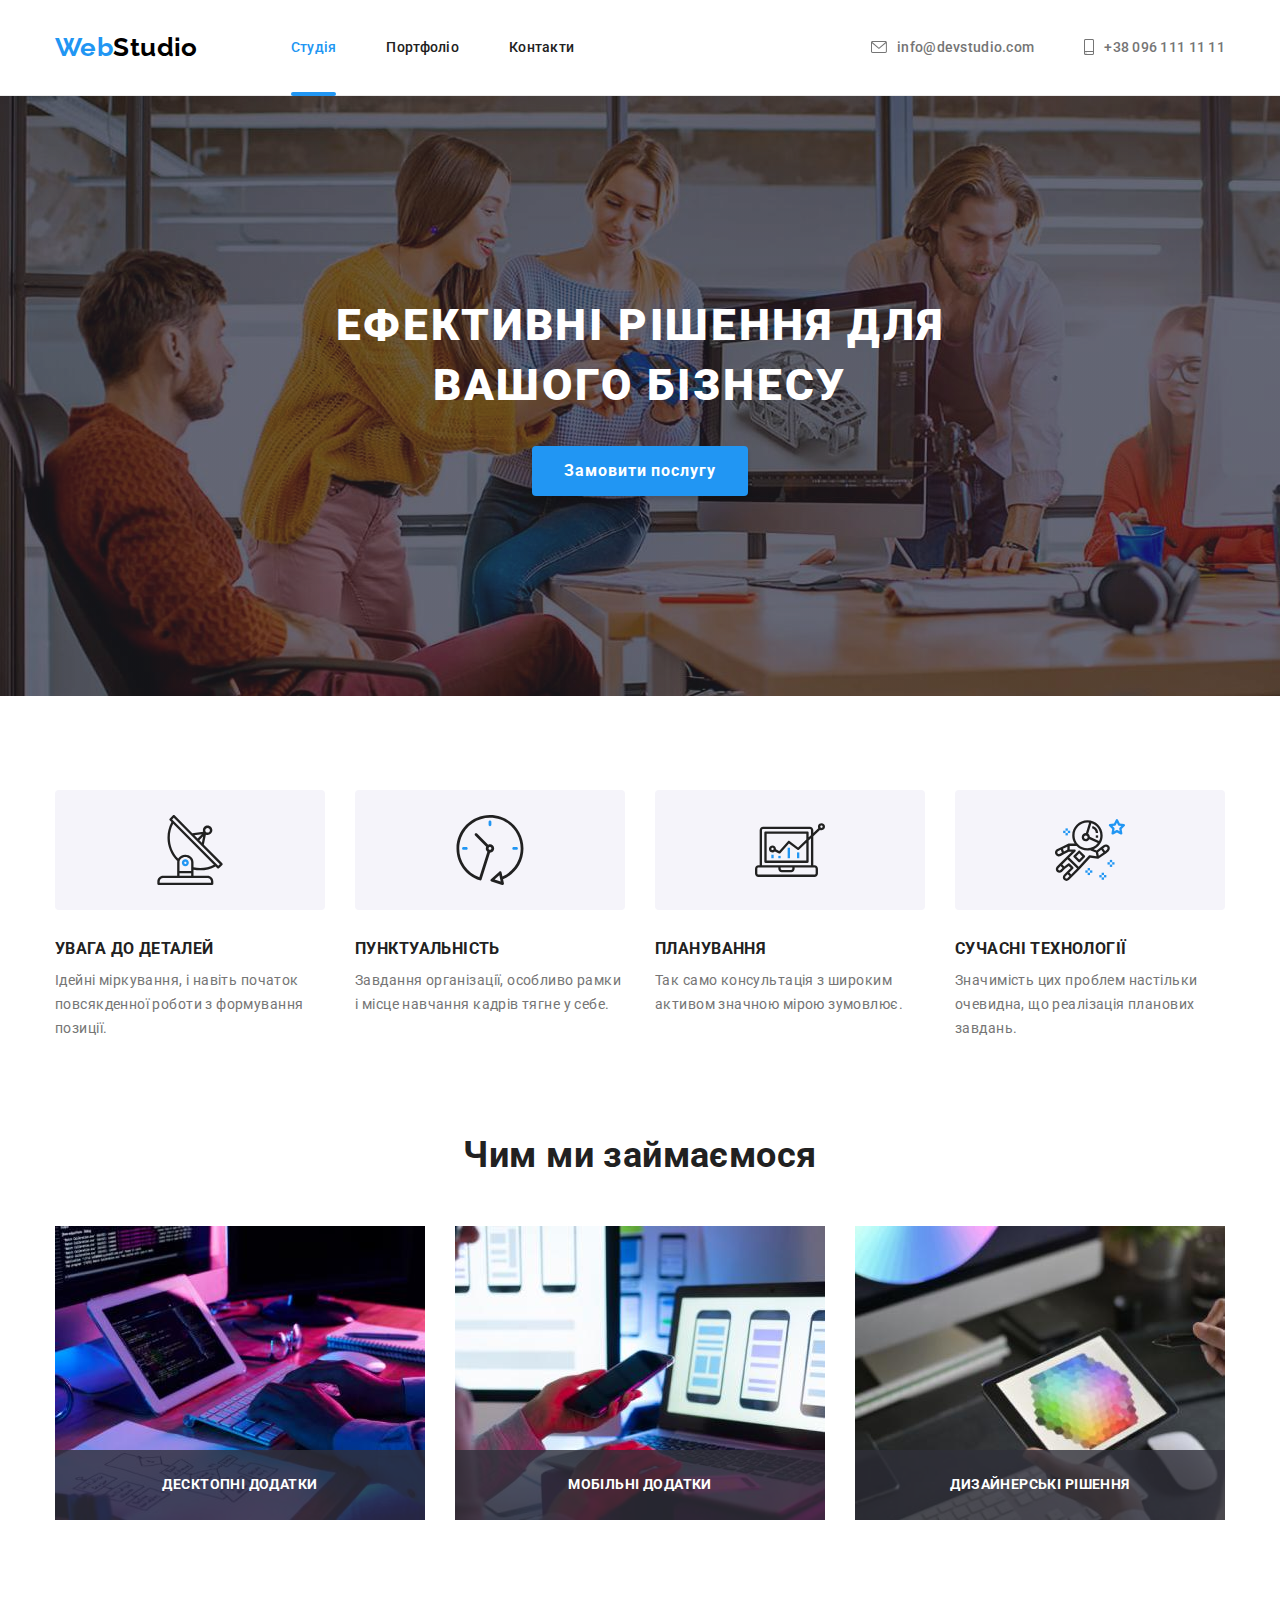
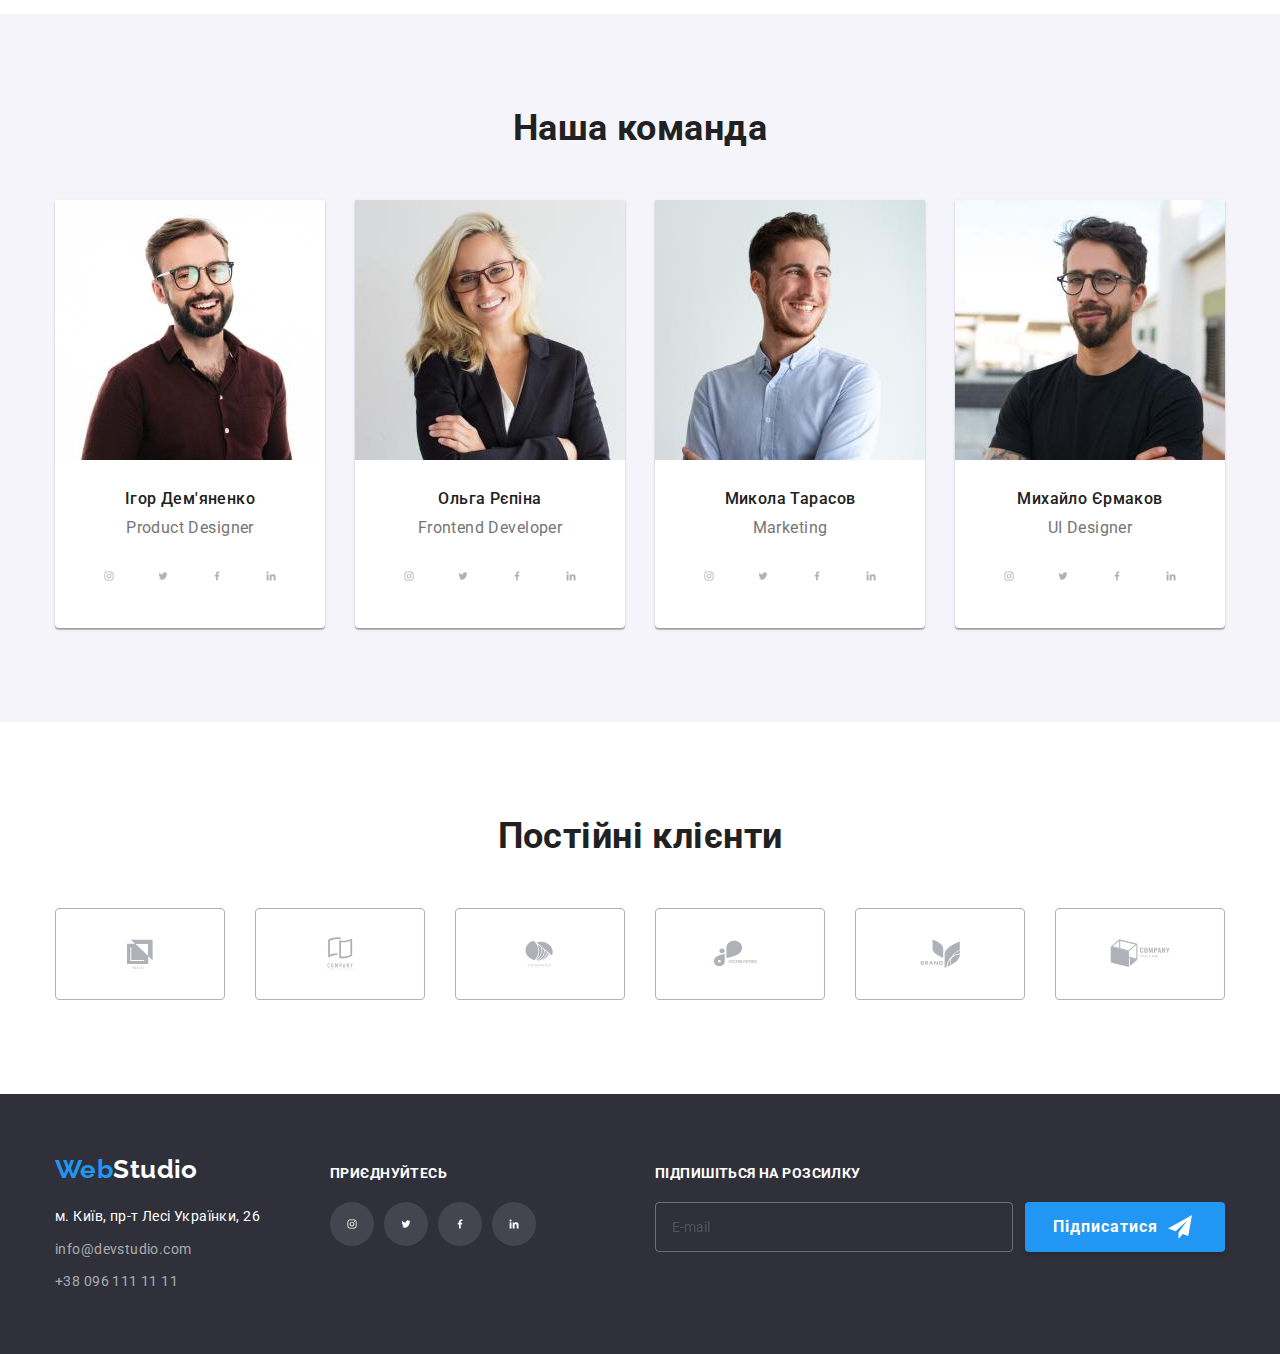
<file: index.html>
<!DOCTYPE html>
<html lang="uk">

<head>
    <meta charset="UTF-8">
    <meta http-equiv="X-UA-Compatible" content="IE=edge">
    <meta name="viewport" content="width=device-width, initial-scale=1.0">
    <title>Web Studio</title>
    <link rel="preconnect" href="https://fonts.googleapis.com">
    <link rel="preconnect" href="https://fonts.gstatic.com" crossorigin>
    <link href="https://fonts.googleapis.com/css2?family=Raleway:wght@700&family=Roboto:wght@400;500;700;900&display=swap"
        rel="stylesheet">
    <link rel="stylesheet" href="https://cdnjs.cloudflare.com/ajax/libs/modern-normalize/1.1.0/modern-normalize.min.css">
    <link rel="stylesheet" href="./css/main.min.css" />
</head>

<body>


    <header>

        <div class="container header-wrapper">

            <a href="index.html" class="logo header-logo"><span class="accent">Web</span>Studio</a>
                
            <nav class="header-nav">
                <ul class="header-nav__list">
                    <li class="header-nav__item">
                        <a href="index.html" class="header-nav__link current">Студія</a>
                    </li>
                    <li class="header-nav__item">
                        <a href="portfolio.html" class="header-nav__link">Портфоліо</a>
                    </li>
                    <li class="header-nav__item">
                        <a href="#" class="header-nav__link">Контакти</a>
                    </li>
                </ul>
            </nav>
                
            <ul class="contacts-list">
                <li>
                    <a href="mailto:info@devstudio.com" class="contacts-list__link"><svg width="16" height="12" class="icon shape-contact">
                                        <use href="./images/svgs/contacts-icons.svg#icon-envelope"></use>
                                    </svg>
                                        info@devstudio.com</a>
                </li>
                
                <li>
                    <a href="tel:+380961111111" class="contacts-list__link">
                        <svg width="10" height="16" class="icon shape-contact">
                                        <use href="./images/svgs/contacts-icons.svg#icon-smartphone"></use>
                                    </svg>
                                        +38 096 111 11 11</a>
                </li>
            </ul>
        </div>

    </header>

    

    <main>
        <section class="section hero-section">
            <div class="container">
                <h1 class="hero-title">ЕФЕКТИВНІ РІШЕННЯ ДЛЯ ВАШОГО БІЗНЕСУ</h1>
                <button type="button" class="hero-button" data-modal-open>Замовити послугу</button>
            </div>
        </section>



        <div class="backdrop is-hidden" data-modal>

            <div class="modal__window">
                <button type="button" class="modal__close" data-modal-close>
                    <svg width="18" height="18" xmlns="http://www.w3.org/2000/svg">
                        <path d="M15 4.10786L13.8921 3L9.5 7.39214L5.10786 3L4 4.10786L8.39214 8.5L4 12.8921L5.10786 14L9.5 9.60786L13.8921 14L15 12.8921L10.6079 8.5L15 4.10786Z"/>
                    </svg>
                </button>

                <h2 class="modal__title">Залиште свої дані, ми вам передзвонимо</h2>

                <form class="modal__form">
                    <div class="form__wraper">
                        <label class="form__element">
                            І'мя
                            <span class="input__wraper">
                                <svg width="12" height="12" class="icon modal-icon">
                                    <use href="./images/svgs/modal-icons.svg#icon-modal-name"></use>
                                </svg>
                                <input type="text" name="username"
                                placeholder="" />
                            </span>
                        </label>
                    </div>
                    <div class="form__wraper">
                        <label class="form__element">
                            Телефон
                            <span class="input__wraper">
                                <svg width="13" height="13" class="icon modal-icon">
                                    <use href="./images/svgs/modal-icons.svg#icon-modal-tel"></use>
                                </svg>
                                <input type="tel" name="phone_number"
                                placeholder="" />
                            </span>
                        </label>
                    </div>
                    <div class="form__wraper">
                        <label class="form__element">
                            Пошта
                            <span class="input__wraper">
                                <svg width="15" height="12" class="icon modal-icon">
                                    <use href="./images/svgs/modal-icons.svg#icon-modal-mail"></use>
                                </svg>
                                <input type="email" name="email"
                                placeholder="" />
                            </span>
                        </label>
                    </div>
                    <label class="form__feedback">
                        Коментар
                        <textarea name="feedback" rows="5"
                        placeholder="Введіть текст"></textarea>
                    </label>
                    <div class="form__checkbox">
                        <input
                        type="checkbox"
                        name="agree"
                        value="agree"
                        id="agree"
                        class="visually-hidden"
                        />
                        <label for="agree">
                            <svg class="checkbox" width="12">
                                <use href="./images/svgs/modal-icons.svg#icon-icon-check"></use>
                            </svg>
                            Погоджуюся з розсилкою та приймаю &nbsp;<a href="">Умови договору</a>
                        </label>
                    </div>
                    
                    <button type="submit" class="form__button">Відправити</button>
                </form>
            </div>

        </div>



        <section class="section benefits">
            <div class="container">
                <h2 class="visually-hidden">Наші переваги</h2>
                <ul class="benefits-list">
                    <li>
                        <div class="benefits-icon__wrapper">
                            <svg width="70" height="70" class="icon shape-benefits">
                                <use href="./images/svgs/benefits-icons.svg#icon-antenna"></use>
                            </svg>
                        </div>
                        <h3 class="benefits__title">УВАГА ДО ДЕТАЛЕЙ</h3>
                        <p class="benefits__paragraph">Ідейні міркування, і навіть початок повсякденної роботи з формування
                            позиції.</p>
                    </li>
                    <li>
                        <div class="benefits-icon__wrapper">
                            <svg width="70" height="70" class="icon shape-benefits">
                                <use href="./images/svgs/benefits-icons.svg#icon-clock"></use>
                            </svg>
                        </div>
                        <h3 class="benefits__title">ПУНКТУАЛЬНІСТЬ</h3>
                        <p class="benefits__paragraph">Завдання організації, особливо рамки і місце навчання кадрів тягне у
                            себе.</p>
                    </li>
                    <li>
                        <div class="benefits-icon__wrapper">
                            <svg width="70" height="70" class="icon shape-benefits">
                                <use href="./images/svgs/benefits-icons.svg#icon-diagram"></use>
                            </svg>
                        </div>
                        <h3 class="benefits__title">ПЛАНУВАННЯ</h3>
                        <p class="benefits__paragraph">Так само консультація з широким активом значною мірою зумовлює.</p>
                    </li>
                    <li>
                        <div class="benefits-icon__wrapper">
                            <svg width="70" height="70" class="icon shape-benefits">
                                <use href="./images/svgs/benefits-icons.svg#icon-astronaut"></use>
                            </svg>
                        </div>
                        <h3 class="benefits__title">СУЧАСНІ ТЕХНОЛОГІЇ</h3>
                        <p class="benefits__paragraph">Значимість цих проблем настільки очевидна, що реалізація планових
                            завдань.</p>
                    </li>
                </ul>

            </div>

        </section>



        <section class="section profile">
            <div class="container">
                <h2 class="profile__title">Чим ми займаємося</h2>
                <ul class="profile__list">
                    <li>
                        <div class="profile__picture">
                            <img src="./images/img1.jpg" alt="Picture_01" width="370" height="294">
                            <h3 class="upwards__title">Десктопні додатки</h3>
                        </div>
                    </li>
                    <li>
                        <div class="profile__picture">
                            <img src="./images/img2.jpg" alt="Picture_02" width="370" height="294">
                            <h3 class="upwards__title">Мобільні додатки</h3>
                        </div>
                    </li>
                    <li>
                        <div class="profile__picture">
                            <img src="./images/img3.jpg" alt="Picture_03" width="370" height="294">
                            <h3 class="upwards__title">Дизайнерські рішення</h3>
                        </div>
                    </li>
                </ul>
            </div>

        </section>

        <section class="section members">
            <div class="container">
                <h2 class="members__title">Наша команда</h2>
                <ul class="members-list">
                    <li>
                        <img src="images/id1.jpg" alt="photo of Igor Demyanenko" width="270" height="260"
                            class="members-list__img">
                        <div class="members__container">
                            <h3 class="members-list__title">Ігор Дем'яненко</h3>
                            <p class="members-list__paragraph">Product Designer</p>
                            <ul class="members-icon__list">

                                <li class="members-icon_item">
                                    <a href=""><svg class="icon shape-members">
                                        <use href="./images/svgs/members-icons.svg#icon-instagram"></use>
                                    </svg></a>
                                </li>

                                <li class="members-icon_item">
                                    <a href=""><svg class="icon shape-members">
                                        <use href="./images/svgs/members-icons.svg#icon-twitter"></use>
                                    </svg></a>
                                </li>

                                <li class="members-icon_item">
                                    <a href="">
                                        <svg class="icon shape-members">
                                            <use href="./images/svgs/members-icons.svg#icon-facebook"></use>
                                        </svg>
                                    </a>
                                </li>

                                <li class="members-icon_item">
                                    <a href=""><svg class="icon shape-members">
                                        <use href="./images/svgs/members-icons.svg#icon-linkedin"></use>
                                    </svg></a>
                                </li>

                            </ul>
                        </div>
                    </li>

                    <li>
                        <img src="images/op1.jpg" alt="photo of Olga Pyerina" width="270" height="260"
                            class="members-list__img">
                        <div class="members__container">
                            <h3 class="members-list__title">Ольга Рєпіна</h3>
                            <p class="members-list__paragraph">Frontend Developer</p>
                            <ul class="members-icon__list">

                                <li class="members-icon_item">
                                    <a href=""><svg class="icon shape-members">
                                        <use href="./images/svgs/members-icons.svg#icon-instagram"></use>
                                    </svg></a>
                                </li>

                                <li class="members-icon_item">
                                    <a href=""><svg class="icon shape-members">
                                        <use href="./images/svgs/members-icons.svg#icon-twitter"></use>
                                    </svg></a>
                                </li>

                                <li class="members-icon_item">
                                    <a href=""><svg class="icon shape-members">
                                        <use href="./images/svgs/members-icons.svg#icon-facebook"></use>
                                    </svg></a>
                                </li>

                                <li class="members-icon_item">
                                    <a href=""><svg class="icon shape-members">
                                        <use href="./images/svgs/members-icons.svg#icon-linkedin"></use>
                                    </svg></a>
                                </li>

                            </ul>
                        </div>
                    </li>

                    <li>
                        <img src="images/mt1.jpg" alt="photo of Mykola Tarasov" width="270" height="260"
                            class="members-list__img">
                        <div class="members__container">
                            <h3 class="members-list__title">Микола Тарасов</h3>
                            <p class="members-list__paragraph">Marketing</p>
                            <ul class="members-icon__list">

                                <li class="members-icon_item">
                                    <a href=""><svg width="44" class="icon shape-members">
                                        <use href="./images/svgs/members-icons.svg#icon-instagram"></use>
                                    </svg></a>
                                </li>

                                <li class="members-icon_item">
                                    <a href=""><svg width="44" class="icon shape-members">
                                        <use href="./images/svgs/members-icons.svg#icon-twitter"></use>
                                    </svg></a>
                                </li>

                                <li class="members-icon_item">
                                    <a href=""><svg width="44" class="icon shape-members">
                                        <use href="./images/svgs/members-icons.svg#icon-facebook"></use>
                                    </svg></a>
                                </li>

                                <li class="members-icon_item">
                                    <a href=""><svg class="icon shape-members">
                                        <use href="./images/svgs/members-icons.svg#icon-linkedin"></use>
                                    </svg></a>
                                </li>

                            </ul>
                        </div>
                    </li>

                    <li>
                        <img src="images/me1.jpg" alt="photo of Myhaylo Yermakov" width="270" height="260"
                            class="members-list__img">
                        <div class="members__container">
                            <h3 class="members-list__title">Михайло Єрмаков</h3>
                            <p class="members-list__paragraph">UI Designer</p>
                            <ul class="members-icon__list">

                                <li class="members-icon_item">
                                    <a href=""><svg width="44" class="icon shape-members">
                                        <use href="./images/svgs/members-icons.svg#icon-instagram"></use>
                                    </svg></a>
                                </li>

                                <li class="members-icon_item">
                                    <a href=""><svg width="44" class="icon shape-members">
                                        <use href="./images/svgs/members-icons.svg#icon-twitter"></use>
                                    </svg></a>
                                </li>

                                <li class="members-icon_item">
                                    <a href=""><svg width="44" class="icon shape-members">
                                        <use href="./images/svgs/members-icons.svg#icon-facebook"></use>
                                    </svg></a>
                                </li>

                                <li class="members-icon_item">
                                    <a href=""><svg class="icon shape-members">
                                        <use href="./images/svgs/members-icons.svg#icon-linkedin"></use>
                                    </svg></a>
                                </li>
                            </ul>
                        </div>
                    </li>
                </ul>
            </div>
        </section>

        <section class="section clients">
            <div class="container">
                <h2 class="clients__title">Постійні клієнти</h2>
                <ul class="clients__list">
                    <li>
                        <a href="">
                                <svg class="icon shape-clients">
                                    <use href="./images/svgs/clients-icons.svg#icon-client1"></use>
                                </svg>
                        </a>
                    </li>
                    <li>
                        <a href="">
                                <svg class="icon shape-clients">
                                    <use href="./images/svgs/clients-icons.svg#icon-client2"></use>
                                </svg>
                        </a>
                    </li>
                    <li>
                        <a href="">
                                <svg class="icon shape-clients">
                                    <use href="./images/svgs/clients-icons.svg#icon-client3"></use>
                                </svg>
                        </a>
                    </li>
                    <li>
                        <a href="">
                                <svg class="icon shape-clients">
                                    <use href="./images/svgs/clients-icons.svg#icon-client4"></use>
                                </svg>
                        </a>
                    </li>
                    <li>
                        <a href="">
                                <svg class="icon shape-clients">
                                    <use href="./images/svgs/clients-icons.svg#icon-client5"></use>
                                </svg>
                        </a>
                    </li>
                    <li>
                        <a href="">
                                <svg class="icon shape-clients">
                                    <use href="./images/svgs/clients-icons.svg#icon-client6"></use>
                                </svg>
                        </a>
                    </li>
                </ul>
            </div>
        </section>


    </main>


    <footer class="footer">
        <div class="container footer-wrapper">
                <div class="address__wrapper">
                    <a href="index.html" class="logo footer-logo"><span class="accent">Web</span>Studio</a>

                    <address class="footer-address">
                        м. Київ, пр-т Лесі Українки, 26
                        <a href="mailto:info@devstudio.com" class="address-item">info@devstudio.com</a>
                        <a href="tel:+380961111111" class="address-item">+38 096 111 11 11</a>
                    </address>
                </div>

                <div class="footer-join">
                    <h3 class="footer-join__title">Приєднуйтесь</h3>
                    <ul class="footer-join__list">
                        <li class="footer-icon_item">
                            <a href=""><svg class="icon shape">
                                <use href="./images/svgs/members-icons.svg#icon-instagram"></use>
                            </svg></a>
                        </li>

                        <li class="footer-icon_item">
                            <a href=""><svg class="icon shape">
                                <use href="./images/svgs/members-icons.svg#icon-twitter"></use>
                            </svg></a>
                        </li>

                        <li class="footer-icon_item">
                            <a href=""><svg class="icon shape">
                                <use href="./images/svgs/members-icons.svg#icon-facebook"></use>
                            </svg></a>
                        </li>

                        <li class="footer-icon_item">
                            <a href=""><svg class="icon shape">
                                <use href="./images/svgs/members-icons.svg#icon-linkedin"></use>
                            </svg></a>
                        </li>
                    </ul>
                </div>

                <form class="footer__form">
                    <h2 class="footer__form_title">
                    підпишіться на розсилку
                    </h2>
                    <div class="footer__form_wraper">
                            <input type="email" name="email"
                            class="footer__input"
                            placeholder="E-mail"
                            required>
                        <button type="button" class="footer__form_button">
                            Підписатися<svg class="footer__icon" width="24" height="24">
                                <use href="./images/svgs/modal-icons.svg#icon-modal-send"></use>
                            </svg>
                        </button>
                    </div>
                </form>
                
        </div>
        

    </footer>
    
    <script src="./js/modal.js"></script>
</body>

</html>
</file>
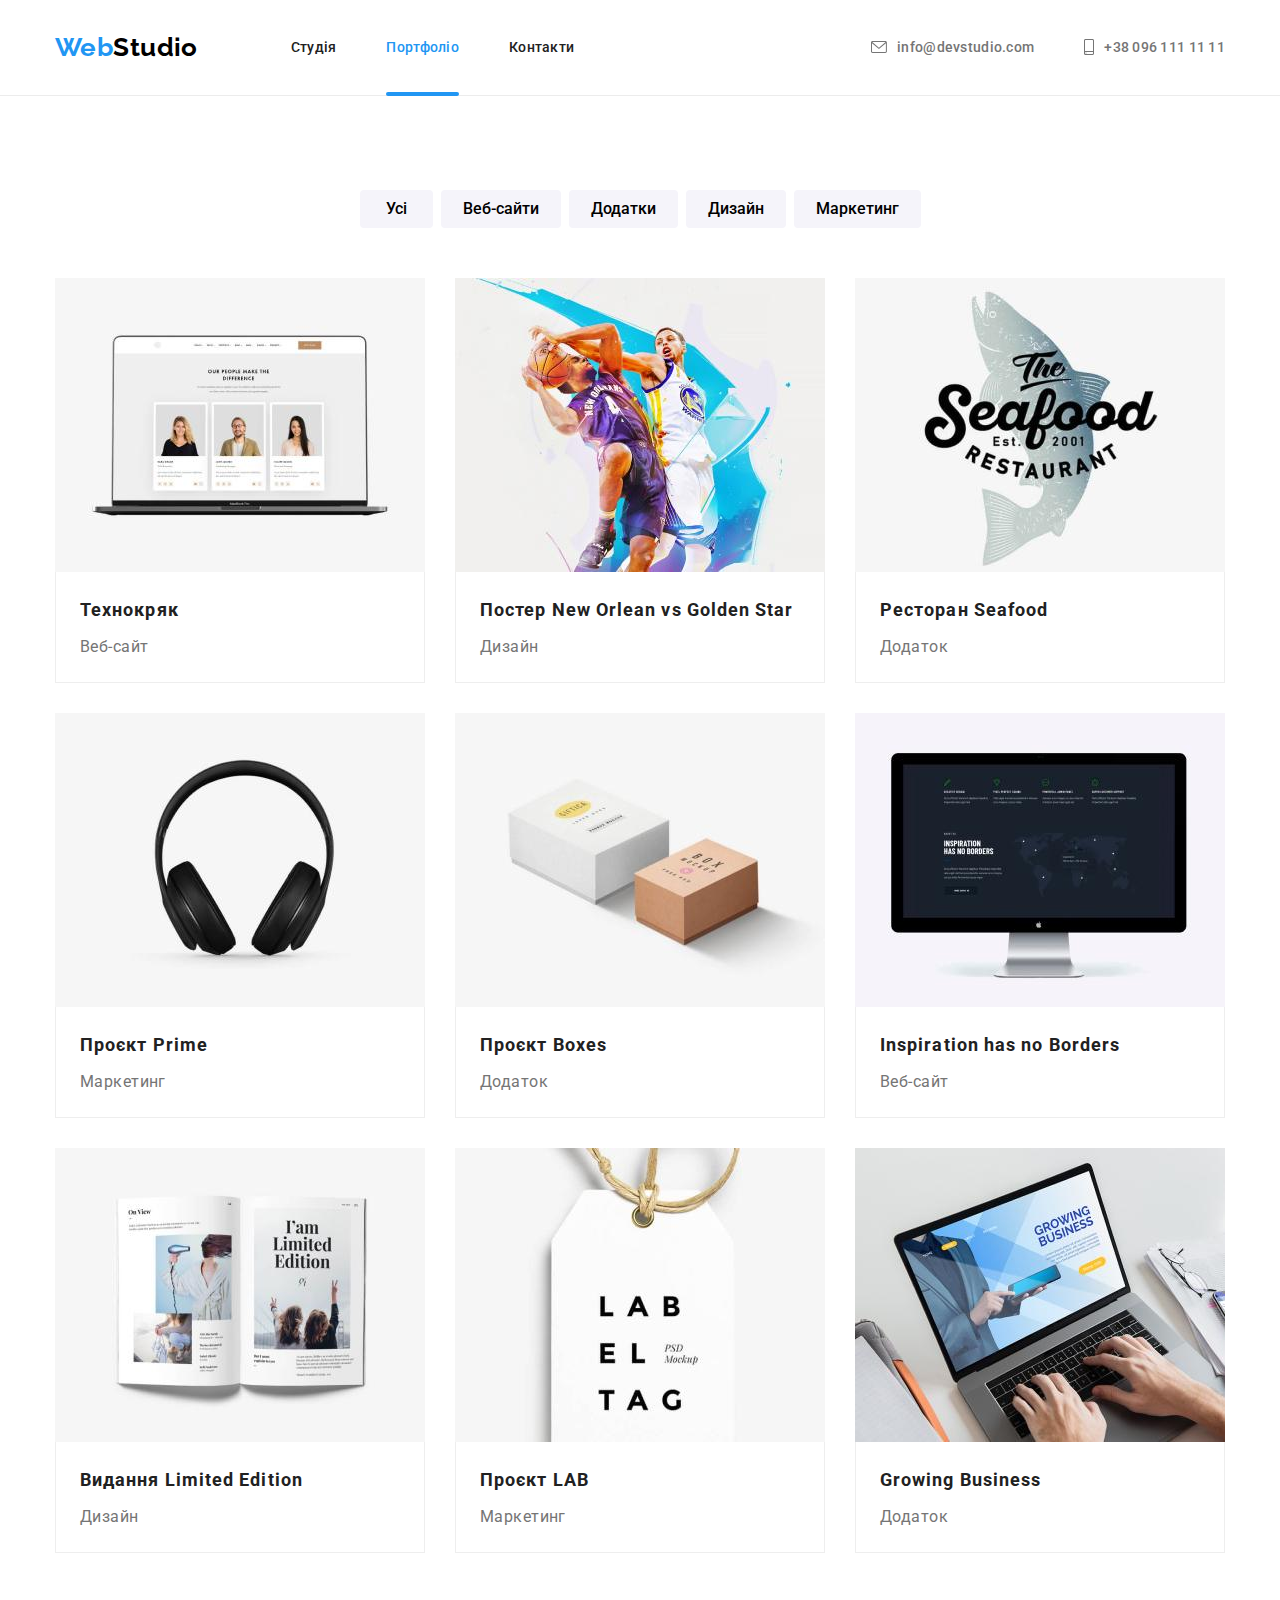
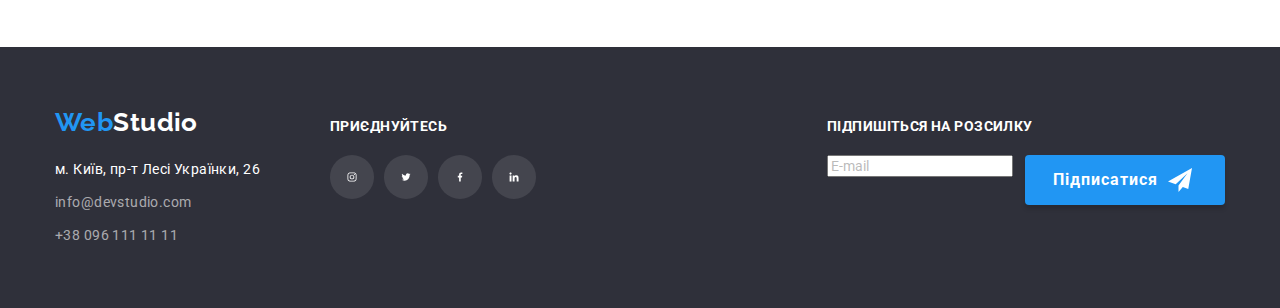
<file: portfolio.html>
<!DOCTYPE html>
<html lang="uk">

<head>
    <meta charset="UTF-8">
    <meta http-equiv="X-UA-Compatible" content="IE=edge">
    <meta name="viewport" content="width=device-width, initial-scale=1.0">
    <title>Portfolio</title>
    <link rel="preconnect" href="https://fonts.googleapis.com">
    <link rel="preconnect" href="https://fonts.gstatic.com" crossorigin>
    <link href="https://fonts.googleapis.com/css2?family=Raleway:wght@700&family=Roboto:wght@400;500;700;900&display=swap"
        rel="stylesheet">
    <link rel="stylesheet" href="https://cdnjs.cloudflare.com/ajax/libs/modern-normalize/1.1.0/modern-normalize.min.css">
    <link rel="stylesheet" href="./css/main.min.css" />
</head>

<body>

    <header>

        <div class="container header-wrapper">

            <a href="index.html" class="logo header-logo"><span class="accent">Web</span>Studio</a>
                
            <nav class="header-nav">
                <ul class="header-nav__list">
                    <li class="header-nav__item">
                        <a href="index.html" class="header-nav__link">Студія</a>
                    </li>
                    <li class="header-nav__item">
                        <a href="portfolio.html" class="header-nav__link current">Портфоліо</a>
                    </li>
                    <li class="header-nav__item">
                        <a href="#" class="header-nav__link">Контакти</a>
                    </li>
                </ul>
            </nav>
                
            <ul class="contacts-list">
                <li>
                    <a href="mailto:info@devstudio.com" class="contacts-list__link"><svg width="16" height="12" class="icon shape-contact">
                                        <use href="./images/svgs/contacts-icons.svg#icon-envelope"></use>
                                    </svg>
                                        info@devstudio.com</a>
                </li>
                
                <li>
                    <a href="tel:+380961111111" class="contacts-list__link">
                        <svg width="10" height="16" class="icon shape-contact">
                                        <use href="./images/svgs/contacts-icons.svg#icon-smartphone"></use>
                                    </svg>
                                        +38 096 111 11 11</a>
                </li>
            </ul>
        </div>

    </header>


    <main>

        <section class="section partners">

            <div class="container">

                <h2 class="visually-hidden">ОпціЇ</h2>

                <ul class="options__list">

                    <li><button type="button" class="options__button">Усі</button></li>

                    <li><button type="button" class="options__button">Веб-сайти</button></li>

                    <li><button type="button" class="options__button">Додатки</button></li>

                    <li><button type="button" class="options__button">Дизайн</button></li>

                    <li><button type="button" class="options__button">Маркетинг</button></li>

                </ul>
                
                <h2 class="visually-hidden">Наші партнери</h2>

                <ul class="partners__list">

                    <li>
                        <a href="" class="partners__link"><img src="images/lt.jpg" alt="laptop" width="370" height="294">
                            <div class="partners__overlay">
                                <p>Ресурс пропонує комплексні пропозиції з різним рівнем функціоналу та сервісів. Все це дозволить відвідувачу отримати вичерпні відомості про компанію чи приватну особу.</p>
                            </div>
                            <div class="partners__container">
                                <h3 class="partners__title">Технокряк</h3>
                                <p class="partners__paragraph">Веб-сайт</p>
                            </div>
                        </a>
                    </li>

                    <li>
                        <a href="" class="partners__link"><img src="images/bas.jpg" alt="two baseball players" width="370" height="294">
                            <div class="partners__overlay">
                                <p>Ресурс пропонує комплексні пропозиції з різним рівнем функціоналу та сервісів. Все це дозволить відвідувачу отримати вичерпні відомості про компанію чи приватну особу.</p>
                            </div>
                            <div class="partners__container">
                                <h3 class="partners__title">Постер New Orlean vs Golden Star</h3>
                                <p class="partners__paragraph">Дизайн</p>
                            </div>
                        </a>
                    </li>

                    <li>
                        <a href="" class="partners__link"><img src="images/sf.jpg" alt="Seafood logo" width="370" height="294">
                            <div class="partners__overlay">
                                <p>Ресурс пропонує комплексні пропозиції з різним рівнем функціоналу та сервісів. Все це дозволить відвідувачу отримати вичерпні відомості про компанію чи приватну особу.</p>
                            </div>
                            <div class="partners__container">
                                <h3 class="partners__title">Ресторан Seafood</h3>
                                <p class="partners__paragraph">Додаток</p>
                            </div>
                            
                        </a>
                    </li>

                    <li>
                        <a href="" class="partners__link"><img src="images/hp.jpg" alt="headphones" width="370" height="294">
                            <div class="partners__overlay">
                                <p>Ресурс пропонує комплексні пропозиції з різним рівнем функціоналу та сервісів. Все це дозволить відвідувачу отримати вичерпні відомості про компанію чи приватну особу.</p>
                            </div>
                            <div class="partners__container">
                                <h3 class="partners__title">Проєкт Prime</h3>
                                <p class="partners__paragraph">Маркетинг</p>
                            </div>
                            
                        </a>
                    </li>

                    <li>
                        <a href="" class="partners__link"><img src="images/box.jpg" alt="two boxes" width="370" height="294">
                            <div class="partners__overlay">
                                <p>Ресурс пропонує комплексні пропозиції з різним рівнем функціоналу та сервісів. Все це дозволить відвідувачу отримати вичерпні відомості про компанію чи приватну особу.</p>
                            </div>
                            <div class="partners__container">
                                <h3 class="partners__title">Проєкт Boxes</h3>
                                <p class="partners__paragraph">Додаток</p>
                            </div>
                            
                        </a>
                    </li>

                    <li>
                        <a href="" class="partners__link"><img src="images/mon.jpg" alt="computer monitor" width="370" height="294">
                            <div class="partners__overlay">
                                <p>Ресурс пропонує комплексні пропозиції з різним рівнем функціоналу та сервісів. Все це дозволить відвідувачу отримати вичерпні відомості про компанію чи приватну особу.</p>
                            </div>
                            <div class="partners__container">
                                <h3 class="partners__title">Inspiration has no Borders</h3>
                                <p class="partners__paragraph">Веб-сайт</p>
                            </div>
                            
                        </a>
                    </li>

                    <li>
                        <a href="" class="partners__link"><img src="images/book.jpg" alt="open book" width="370" height="294">
                            <div class="partners__overlay">
                                <p>Ресурс пропонує комплексні пропозиції з різним рівнем функціоналу та сервісів. Все це дозволить відвідувачу отримати вичерпні відомості про компанію чи приватну особу.</p>
                            </div>
                            <div class="partners__container">
                                <h3 class="partners__title">Видання Limited Edition</h3>
                                <p class="partners__paragraph">Дизайн</p>
                            </div>
                            
                        </a>
                    </li>

                    <li>
                        <a href="" class="partners__link"><img src="images/tag.jpg" alt="Lab tag" width="370" height="294">
                            <div class="partners__overlay">
                                <p>Ресурс пропонує комплексні пропозиції з різним рівнем функціоналу та сервісів. Все це дозволить відвідувачу отримати вичерпні відомості про компанію чи приватну особу.</p>
                            </div>
                            <div class="partners__container">
                                <h3 class="partners__title">Проєкт LAB</h3>
                                <p class="partners__paragraph">Маркетинг</p>
                            </div>
                            
                        </a>
                    </li>

                    <li>
                        <a href="" class="partners__link"><img src="images/lth.jpg" alt="work with laptop" width="370" height="294">
                            <div class="partners__overlay">
                                <p>Ресурс пропонує комплексні пропозиції з різним рівнем функціоналу та сервісів. Все це дозволить відвідувачу отримати вичерпні відомості про компанію чи приватну особу.</p>
                            </div>
                            <div class="partners__container">
                                <h3 class="partners__title">Growing Business</h3>
                                <p class="partners__paragraph">Додаток</p>
                            </div>
                            
                        </a>
                    </li>

                </ul>

            </div>

        </section>

    </main>


    <footer class="footer">
        <div class="container footer-wrapper">
                <div class="address__wrapper">
                    <a href="index.html" class="logo footer-logo"><span class="accent">Web</span>Studio</a>

                    <address class="footer-address">
                        м. Київ, пр-т Лесі Українки, 26
                        <a href="mailto:info@devstudio.com" class="address-item">info@devstudio.com</a>
                        <a href="tel:+380961111111" class="address-item">+38 096 111 11 11</a>
                    </address>
                </div>

                <div class="footer-join">
                    <h3 class="footer-join__title">Приєднуйтесь</h3>
                    <ul class="footer-join__list">
                        <li class="footer-icon_item">
                            <a href=""><svg class="icon shape">
                                <use href="./images/svgs/members-icons.svg#icon-instagram"></use>
                            </svg></a>
                        </li>

                        <li class="footer-icon_item">
                            <a href=""><svg class="icon shape">
                                <use href="./images/svgs/members-icons.svg#icon-twitter"></use>
                            </svg></a>
                        </li>

                        <li class="footer-icon_item">
                            <a href=""><svg class="icon shape">
                                <use href="./images/svgs/members-icons.svg#icon-facebook"></use>
                            </svg></a>
                        </li>

                        <li class="footer-icon_item">
                            <a href=""><svg class="icon shape">
                                <use href="./images/svgs/members-icons.svg#icon-linkedin"></use>
                            </svg></a>
                        </li>
                    </ul>
                </div>

                <form class="footer__form">
                    <h2 class="footer__form_title">
                    підпишіться на розсилку
                    </h2>
                    <div class="footer__form_wraper">
                        <label class="footer__form_label">
                            <input type="email" name="email"
                            placeholder="E-mail">
                        </label>
                        <button type="button" class="footer__form_button">
                            Підписатися<svg class="footer__icon" width="24" height="24">
                                <use href="./images/svgs/modal-icons.svg#icon-modal-send"></use>
                            </svg>
                        </button>
                    </div>
                </form>
                
        </div>
        

    </footer>

</body>

</html>
</file>
<file: css/main.min.css>
:root{--accent-color: #2196F3;--primary-color: #212121;--secondary-color: #757575;--dark-color: #2F303A;--primary-white: #FFFFFF;--icon-color: #AFB1B8}html{box-sizing:border-box}*,*::before,*::after{box-sizing:inherit}body{font-family:"Roboto";font-size:14px;letter-spacing:.03em;color:var(--primary-color)}img{display:block}svg{padding:0;margin:0}ul{margin:0;padding:0}li{list-style:none;margin:0;padding:0}a{text-decoration:none;color:var(--head-color)}a,button{cursor:pointer;margin:0;padding:0}address{font-style:normal}h1,h2,h3,h4,h5,h6,p{margin-top:0;margin-bottom:0}.container{width:1200px;margin:0 auto;padding:0px 15px}.section{padding-top:94px;padding-bottom:94px}.accent{color:var(--accent-color)}.visually-hidden{position:absolute;white-space:nowrap;width:1px;height:1px;overflow:hidden;border:0;padding:0;clip:rect(0 0 0 0);-webkit-clip-path:inset(50%);clip-path:inset(50%);margin:-1px}.current{position:relative;display:block;color:var(--accent-color)}.current::after{position:absolute;bottom:-8.5px;display:block;content:"";width:100%;height:4px;background-color:var(--accent-color);border-radius:2px}.logo{font-family:"Raleway";font-weight:700;font-size:26px;line-height:1.19;color:#000}header{border-bottom:1px solid #ececec}header a{display:flex;align-items:center;padding-bottom:32px;padding-top:32px}header svg{fill:var(--secondary-color);transition-property:fill;transition-duration:250ms;transition-timing-function:cubic-bezier(0.4, 0, 0.2, 1)}header svg:hover,header svg:focus{fill:var(--accent-color)}.header-wrapper{display:flex}.header-logo{margin-right:93px}.header-nav{display:flex;align-items:center}.header-nav__list{display:flex;gap:50px}.contacts-list{display:flex;gap:50px;align-items:center;margin-left:auto}.header-nav__link{font-weight:500;line-height:1.15;letter-spacing:.02em;transition-property:color;transition-duration:250ms;transition-timing-function:cubic-bezier(0.4, 0, 0.2, 1)}.header-nav__link:hover,.header-nav__link:focus{color:var(--accent-color)}.contacts-list__link{font-weight:500;line-height:1.15;letter-spacing:.02em;color:var(--secondary-color);transition-property:color;transition-duration:250ms;transition-timing-function:cubic-bezier(0.4, 0, 0.2, 1)}.contacts-list__link:hover,.contacts-list__link:focus,.contacts-list__link:hover svg,.contacts-list__link:focus svg{color:var(--accent-color)}.shape-contact{margin-right:10px}.hero-section{background:linear-gradient(rgba(47, 48, 58, 0.4), rgba(47, 48, 58, 0.4)),url(../images/bg-img.jpg);max-width:1600px;padding:200px 0px;margin:auto}.hero-title{font-weight:900;font-size:44px;line-height:1.36;text-align:center;letter-spacing:.06em;text-transform:uppercase;color:var(--primary-white);margin:0 auto;margin-bottom:30px;width:696px;height:120px}.hero-button{background:var(--accent-color);box-shadow:0px 4px 4px rgba(0,0,0,.15);border-radius:4px;font-weight:700;font-size:16px;line-height:1.88;letter-spacing:.06em;color:var(--primary-white);padding:10px 32px;border:none;margin:0 auto;display:block;transition-property:background;transition-duration:250ms;transition-timing-function:cubic-bezier(0.4, 0, 0.2, 1)}.hero-button:focus,.hero-button:hover{background:#188ce8}.is-hidden{visibility:hidden;opacity:0;pointer-events:none}.backdrop{position:fixed;top:0;display:flex;justify-content:center;align-items:center;background:rgba(0,0,0,.2);width:100%;height:100%;z-index:3;transition-duration:250ms;transition-timing-function:cubic-bezier(0.4, 0, 0.2, 1)}.modal__window{display:flex;align-items:center;flex-direction:column;position:relative;padding:40px;width:528px;height:581px;background:var(--primary-white);border-radius:4px;box-shadow:0px 1px 3px rgba(0,0,0,.12),0px 1px 1px rgba(0,0,0,.14),0px 2px 1px rgba(0,0,0,.2);transition-duration:250ms;transition-timing-function:cubic-bezier(0.4, 0, 0.2, 1)}.backdrop.is-hidden .modal__window{transform:scale(3)}.modal__close{display:flex;align-items:center;justify-content:center;position:absolute;top:1px;right:1px;margin-left:490px;margin-top:8px;margin-right:8px;background:var(--primary-white);border:rgba(0,0,0,.1) 1px solid;border-radius:50%;height:30px;width:30px;transition-duration:250ms;transition-timing-function:cubic-bezier(0.4, 0, 0.2, 1)}.modal__close:hover,.modal__close:focus{fill:var(--accent-color);cursor:pointer}.modal__title{margin-bottom:12px;font-weight:700;font-size:20px;line-height:1.15;text-align:center;letter-spacing:.03em;color:var(--primary-color)}.modal__form{font-size:12px;line-height:1.16;letter-spacing:.01em;color:var(--secondary-color)}.form__element{display:flex;flex-direction:column;width:448px;margin-bottom:10px}.form__element:hover,.form__element:focus{fill:var(--accent-color)}.form__element input{height:40px;margin-top:4px;width:448px;border:1px solid rgba(33,33,33,.2);border-radius:4px;outline:none;padding-left:40px;transition-duration:250ms;transition-timing-function:cubic-bezier(0.4, 0, 0.2, 1)}.form__element input:hover,.form__element input:focus{border:1px solid var(--accent-color);cursor:pointer}.input__wraper{position:relative}.input__wraper svg{position:absolute;top:50%;left:15px;translate:0 -50%;transition-duration:250ms;transition-timing-function:cubic-bezier(0.4, 0, 0.2, 1)}.form__feedback{display:flex;flex-direction:column}.form__feedback textarea{padding:12px 16px;height:120px;width:448px;margin-top:4px;border:1px solid rgba(33,33,33,.2);border-radius:4px;color:rgba(117,117,117,.5);outline:none;resize:none;transition-duration:250ms;transition-timing-function:cubic-bezier(0.4, 0, 0.2, 1)}.form__feedback textarea:hover,.form__feedback textarea:focus{border:1px solid var(--accent-color)}::-moz-placeholder{color:rgba(117,117,117,.5)}:-ms-input-placeholder{color:rgba(117,117,117,.5)}::placeholder{color:rgba(117,117,117,.5)}.form__checkbox{display:flex;justify-content:center;font-size:14px;line-height:1.71;letter-spacing:.03em;text-align:center;color:var(--secondary-color);margin-top:20px;margin-bottom:30px}.form__checkbox input:checked+label .checkbox{background-color:var(--accent-color);border:2px solid var(--accent-color)}.form__checkbox input:focus+label .checkbox{border:2px solid var(--accent-color);transition-property:background-color,border;transition-duration:250ms;transition-timing-function:cubic-bezier(0.4, 0, 0.2, 1)}.form__checkbox a{color:var(--accent-color);text-decoration:none;-webkit-text-decoration-line:underline;text-decoration-line:underline}.checkbox{display:flex;justify-content:center;border:2px solid var(--primary-color);width:16px;height:15px;border-radius:3px;margin-right:8px}.checkbox:hover{border:2px solid var(--accent-color);transition-property:background-color,border;transition-duration:250ms;transition-timing-function:cubic-bezier(0.4, 0, 0.2, 1)}.form__checkbox label{display:flex;align-items:center}.form__button{width:200px;height:50px;background:var(--accent-color);box-shadow:0px 4px 4px rgba(0,0,0,.15);border-radius:4px;font-weight:700;font-size:16px;line-height:1.88;letter-spacing:.06em;color:var(--primary-white);padding:10px 32px;border:none;margin:0 auto;display:block;margin-top:30px;transition-duration:250ms;transition-timing-function:cubic-bezier(0.4, 0, 0.2, 1)}.form__button:hover,.form__button:focus{background:#188ce8}.benefits-list{display:flex;gap:30px}.benefits-icon__wrapper{width:270px;height:120px;background:#f5f4fa;border-radius:4px;display:flex;align-items:center;justify-content:center;margin-bottom:30px}.benefits__title{font-weight:700;line-height:1.15;text-transform:uppercase;margin-bottom:10px}.benefits__paragraph{line-height:1.71;color:var(--secondary-color);width:270px}.profile{padding-top:0px}.profile img{display:block}.profile__title{font-weight:700;font-size:36px;line-height:1.16;text-align:center;color:var(--primary-color);margin-bottom:50px}.profile__list{display:flex;justify-content:center;gap:30px}.profile__picture{position:relative;overflow:hidden;justify-content:center;align-items:center}.profile__picture>.upwards__title{position:absolute;bottom:0;margin:0 auto;padding-top:27px;font-weight:700;font-size:14px;line-height:1.14;text-align:center;letter-spacing:.03em;text-transform:uppercase;background-color:rgba(47,48,58,.8);color:#fff;width:370px;height:70px}.members{background-color:#f5f4fa}.members a{transition-property:background;transition-duration:250ms;transition-timing-function:cubic-bezier(0.4, 0, 0.2, 1)}.members a:hover svg,.members a:focus svg{fill:var(--primary-white)}.members__title{font-weight:700;font-size:36px;line-height:1.16;text-align:center;margin-bottom:50px}.members-list{display:flex;gap:30px}.members__container{padding:30px 15px}.members-list>li{background-color:#fff;box-shadow:0px 1px 3px rgba(0,0,0,.12),0px 1px 1px rgba(0,0,0,.14),0px 2px 1px rgba(0,0,0,.2);border-radius:0px 0px 4px 4px}.members-list__title{font-weight:500;font-size:16px;line-height:1.18;text-align:center;margin-bottom:10px}.members-list__paragraph{font-size:16px;line-height:1.18;text-align:center;color:var(--secondary-color)}.members-icon__list{display:flex;gap:10px;justify-content:center;margin-top:16px}.members-icon__list a{display:flex;align-items:center;justify-content:center;height:44px;width:44px;background:var(--primary-white);border-radius:50%}.members-icon__list a:hover,.members-icon__list a:focus{background:var(--accent-color);border-radius:50%}.members-icon__list svg{width:20px;height:20px;fill:var(--icon-color);transition-property:fill;transition-duration:250ms;transition-timing-function:cubic-bezier(0.4, 0, 0.2, 1)}footer{background-color:var(--dark-color);padding-top:60px;padding-bottom:60px}.footer a{transition-property:background;transition-duration:250ms;transition-timing-function:cubic-bezier(0.4, 0, 0.2, 1)}.footer-wrapper{display:flex;align-items:baseline}.footer-logo{display:inline-block;font-weight:700;font-size:26px;line-height:1.19;color:var(--primary-white);margin-bottom:20px}.footer-address{font-size:14px;line-height:1.71;color:var(--primary-white)}.footer-address a{display:block;margin-top:9px}.address-item{color:rgba(255,255,255,.6)}.address-item:hover,.address-item:focus{color:var(--primary-white)}.footer-join{margin-left:70px}.footer-join__title{font-weight:700;font-size:14px;line-height:1.14;text-transform:uppercase;color:var(--primary-white);margin-bottom:20px}.footer-join__list{display:flex;gap:10px;justify-content:center}.footer-join__list a{display:flex;align-items:center;justify-content:center;height:44px;width:44px;background:rgba(255,255,255,.1);border-radius:50%}.footer-join__list a:hover{background:var(--accent-color);border-radius:50%}.footer-join__list a:focus{fill:var(--primary-white);background:var(--accent-color);border-radius:50%}.footer-join__list svg{fill:var(--primary-white);width:20px;height:20px}.footer__form{margin-left:auto}.footer__form_wraper{display:flex}.footer__form_title{display:block;font-weight:700;font-size:14px;line-height:1.14;letter-spacing:.03em;text-transform:uppercase;color:var(--primary-white);margin-bottom:20px}.footer__input{width:358px;height:50px;border:1px solid rgba(255,255,255,.3);filter:drop-shadow(0px 4px 4px rgba(0, 0, 0, 0.15));border-radius:4px;color:rgba(255,255,255,.6);background-color:var(--background-color);padding-left:16px;outline:none}.footer__form_label::-moz-placeholder{font-size:16px;line-height:1.25;letter-spacing:.03em;color:rgba(255,255,255,.6)}.footer__form_label:-ms-input-placeholder{font-size:16px;line-height:1.25;letter-spacing:.03em;color:rgba(255,255,255,.6)}.footer__form_label::placeholder{font-size:16px;line-height:1.25;letter-spacing:.03em;color:rgba(255,255,255,.6)}.footer__form_button{display:flex;align-items:center;text-align:center;font-weight:700;font-size:16px;line-height:1.88;letter-spacing:.06em;width:200px;height:50px;color:var(--primary-white);background:var(--accent-color);cursor:pointer;box-shadow:0px 4px 4px rgba(0,0,0,.15);border-radius:4px;border:none;padding:10px 28px;margin-left:12px;transition-property:background-color,box-shadow;transition-duration:250ms;transition-timing-function:cubic-bezier(0.4, 0, 0.2, 1)}.footer__form_button:focus,.footer__form_button:hover{background:#188ce8}.footer__icon{margin-left:10px}.options__list{display:flex;justify-content:center;gap:8px;padding-bottom:0;margin-bottom:50px}.options__button{font-weight:500;font-size:16px;line-height:1.62;text-align:center;min-width:73px;height:38px;background:#f5f4fa;border-radius:4px;border:none;padding:6px 22px;transition-property:color,background,box-shadow;transition-duration:250ms;transition-timing-function:cubic-bezier(0.4, 0, 0.2, 1)}.options__button:hover,.options__button:focus{color:var(--primary-white);background:var(--accent-color);box-shadow:0px 3px 1px rgba(0,0,0,.1),0px 1px 2px rgba(0,0,0,.08),0px 2px 2px rgba(0,0,0,.12)}.partners a{position:relative;transition-property:box-shadow;transition-duration:250ms;transition-timing-function:cubic-bezier(0.4, 0, 0.2, 1);overflow:hidden}.partners a:hover .partners__overlay,.partners a:focus .partners__overlay{transform:translatex(0)}.partners__overlay{position:absolute;top:0;width:370px;height:294px;padding:63px 24px;margin:0 auto;font-size:18px;line-height:1.56;letter-spacing:.03em;color:var(--primary-white);background-color:rgba(33,150,243,.9);z-index:1;transform:translatey(100%);transition-property:transform;transition-duration:250ms;transition-timing-function:cubic-bezier(0.4, 0, 0.2, 1)}.partners__list{display:flex;flex-wrap:wrap;gap:30px}.partners__list a{display:block}.partners__list a:hover,.partners__list a:focus{box-shadow:0px 1px 1px rgba(0,0,0,.12),0px 4px 4px rgba(0,0,0,.06),1px 4px 6px rgba(0,0,0,.16)}.partners__container{position:relative;overflow:hidden;padding:20px 24px;border-left:1px solid #eee;border-right:1px solid #eee;border-bottom:1px solid #eee;background:var(--primary-white);z-index:2}.partners__title{font-weight:700;font-size:18px;line-height:2;letter-spacing:.06em;margin-bottom:4px}.partners__paragraph{font-size:16px;line-height:1.88;color:var(--secondary-color)}.clients__title{font-weight:700;font-size:36px;line-height:1.16;text-align:center;color:var(--primary-color);margin-bottom:50px}.clients__list{display:flex;gap:30px;align-items:center;justify-content:center}.clients__list a{display:flex;justify-content:center;align-items:center;width:170px;height:92px;border:1px solid var(--icon-color);border-radius:4px;transition-property:border;transition-duration:250ms;transition-timing-function:cubic-bezier(0.4, 0, 0.2, 1)}.clients__list a:hover,.clients__list a:focus{border:1px solid var(--accent-color)}.clients__list a:hover svg,.clients__list a:focus svg{fill:var(--accent-color)}.clients svg{fill:var(--icon-color);width:106px;height:60px;transition-property:fill;transition-duration:250ms;transition-timing-function:cubic-bezier(0.4, 0, 0.2, 1)}/*# sourceMappingURL=main.min.css.map */
</file>
